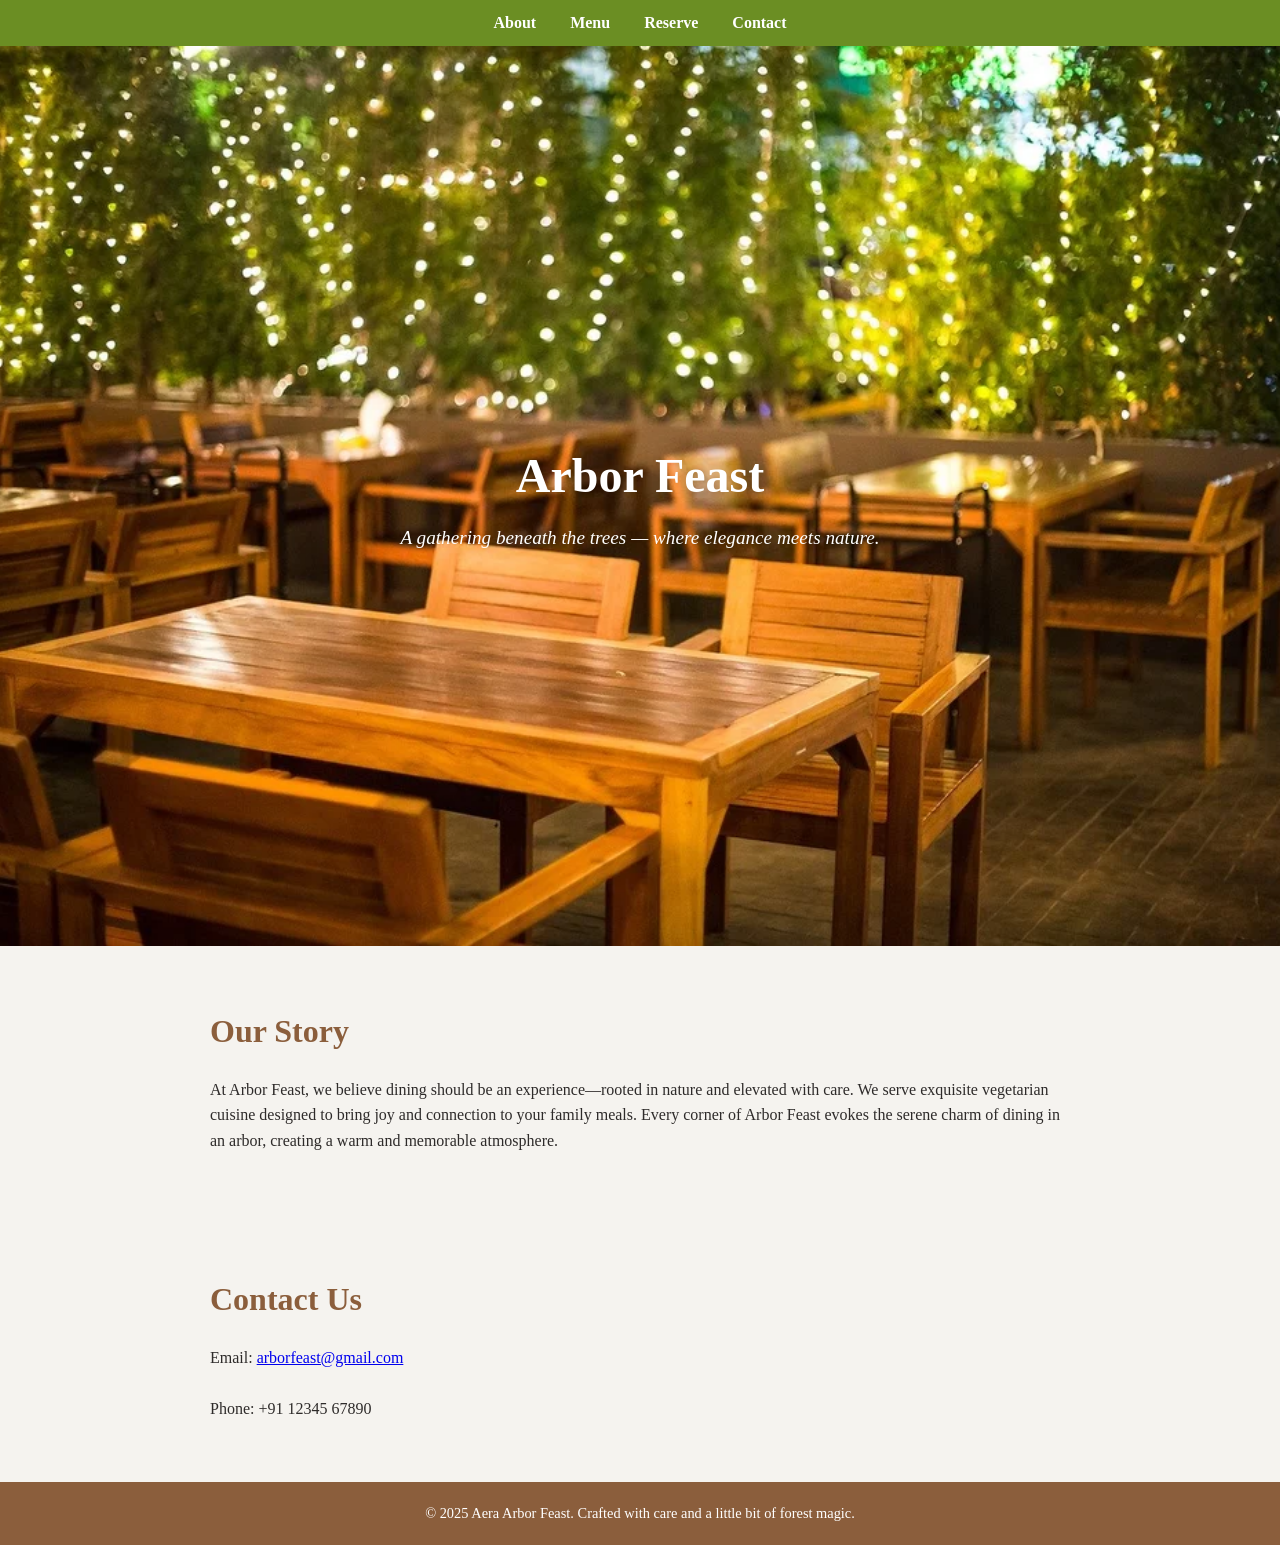
<file: index.html>
<!DOCTYPE html>
<html lang="en">
<head>
  <meta charset="UTF-8" />
  <meta name="viewport" content="width=device-width, initial-scale=1.0"/>
  <title>Arbor Feast</title>
  <link rel="stylesheet" href="style.css">
</head>
<body>
<nav>
  <a href="#about">About</a>
  <a href="menu.html">Menu</a>         
  <a href="reservation.html">Reserve</a> 
  <a href="#contact">Contact</a>
</nav>

<header class="hero-header">
  <h1>Arbor Feast</h1>
  <p>A gathering beneath the trees — where elegance meets nature.</p>
</header>


  <section id="about">
    <h2>Our Story</h2>
    <p>
    At Arbor Feast, we believe dining should be an experience—rooted in nature and elevated with care.
We serve exquisite vegetarian cuisine designed to bring joy and connection to your family meals. 
Every corner of Arbor Feast evokes the serene charm of dining in an arbor, creating a warm and memorable atmosphere.
  </section>

  <section id="contact">
    <h2>Contact Us</h2>
    <p>Email: <a href="mailto:arborfeast@gmail.com">arborfeast@gmail.com</a> </p>
    <p><br>Phone: +91 12345 67890</p>
  </section>

  <footer>
    &copy; 2025 Aera Arbor Feast. Crafted with care and a little bit of forest magic.
  </footer>

  <script src="script.js"></script>
</body>
</html>
</file>
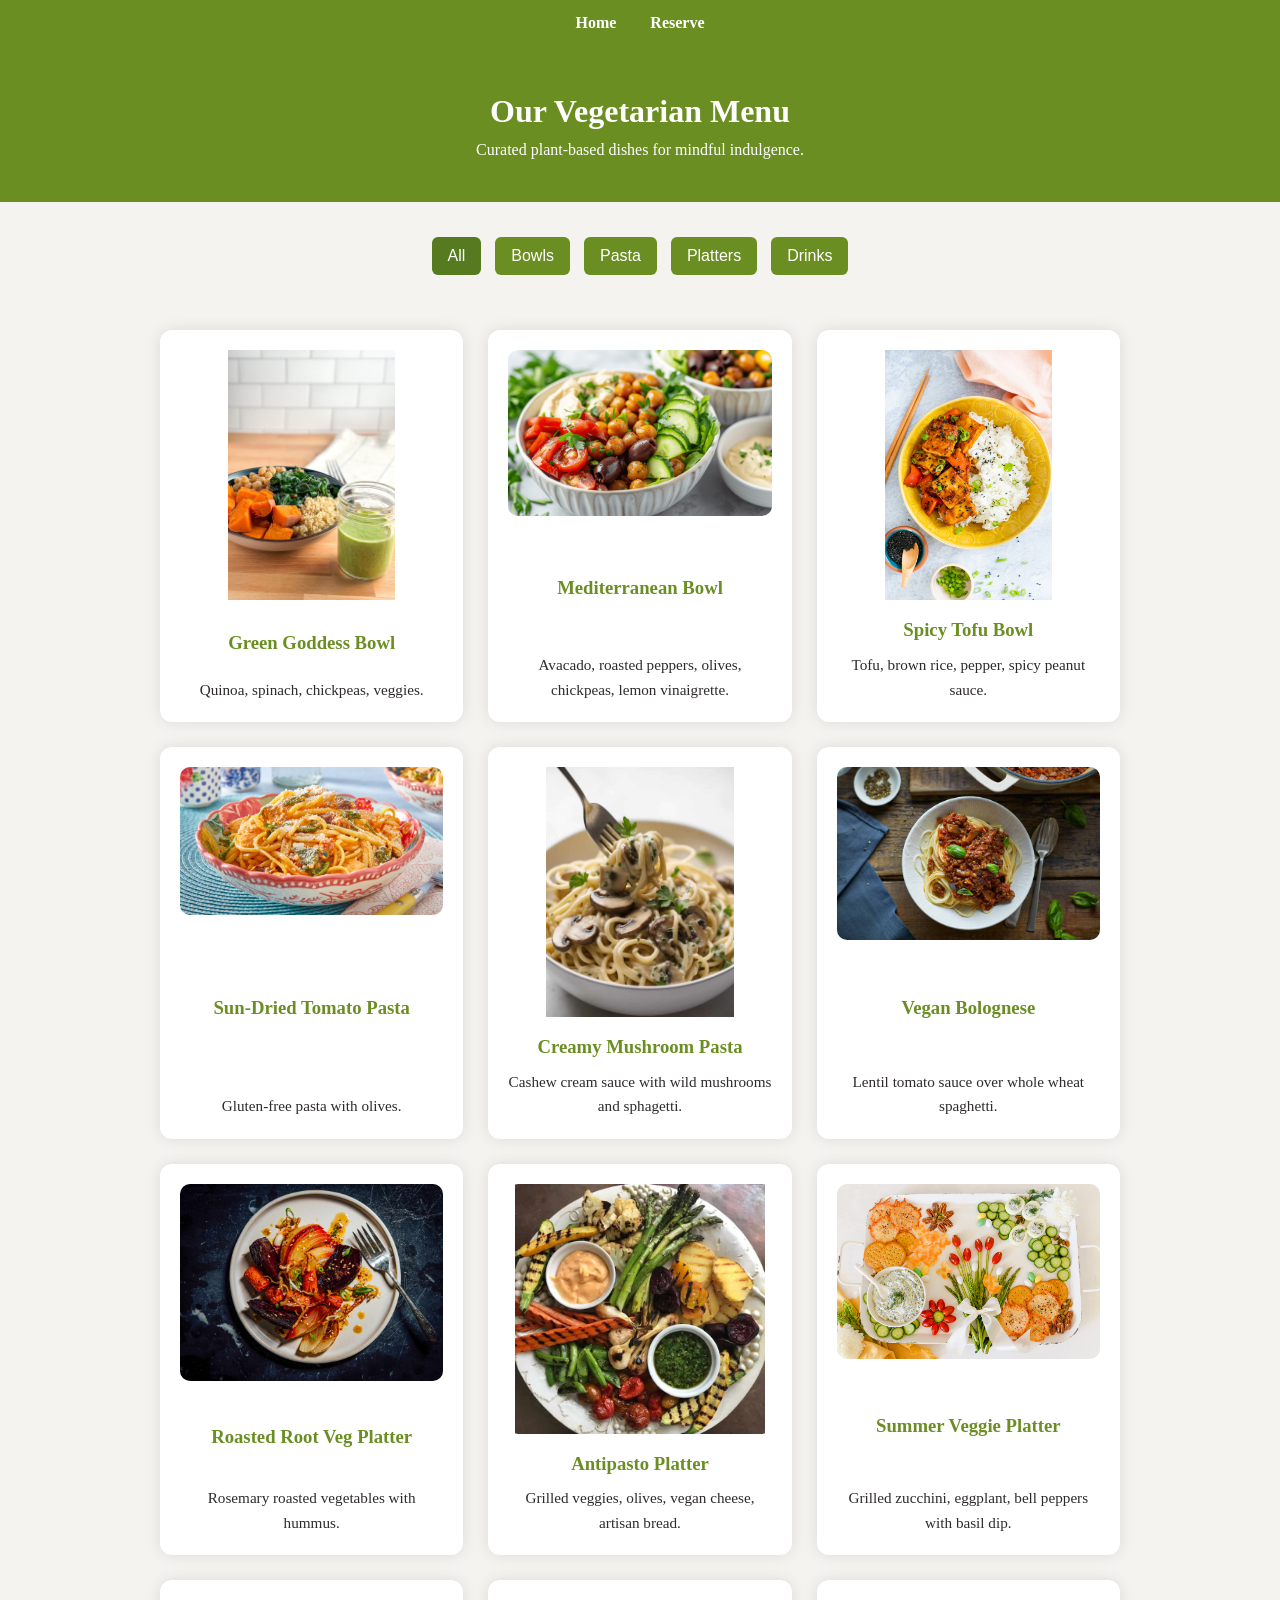
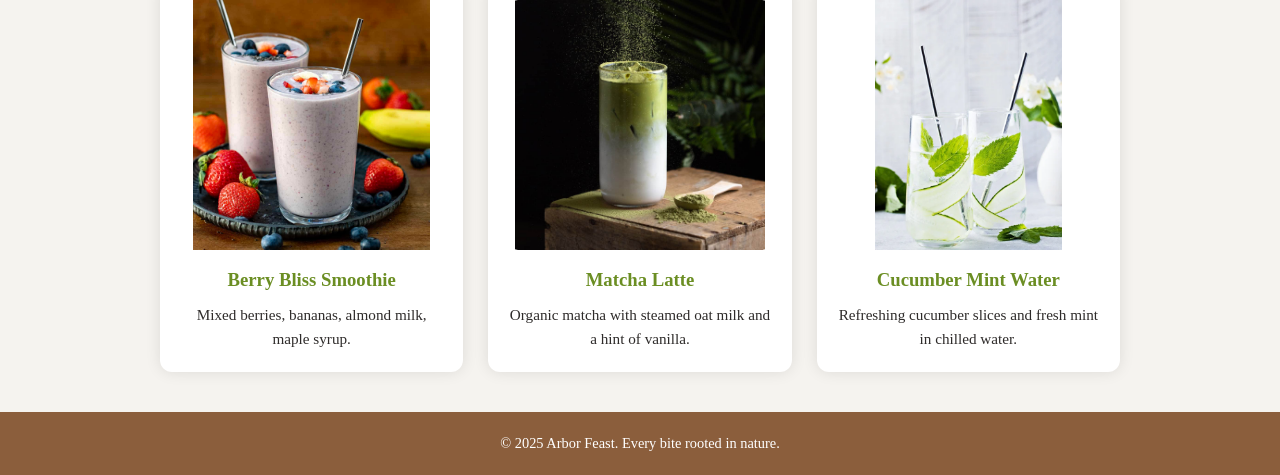
<file: menu.html>
<!DOCTYPE html>
<html lang="en">
<head>
  <meta charset="UTF-8" />
  <meta name="viewport" content="width=device-width, initial-scale=1.0"/>
  <title>Menu | Arbor Feast</title>
  <link rel="stylesheet" href="style.css" />
</head>
<body>

  <nav>
    <a href="index.html">Home</a>
    <a href="reservation.html">Reserve</a>
  </nav>

  <header>
    <h1>Our Vegetarian Menu</h1>
    <p>Curated plant-based dishes for mindful indulgence.</p>
  </header>

  <!-- Filter Controls -->
  <div class="filter-controls">
    <button class="filter-btn active" data-category="all">All</button>
    <button class="filter-btn" data-category="bowls">Bowls</button>
    <button class="filter-btn" data-category="pasta">Pasta</button>
    <button class="filter-btn" data-category="platters">Platters</button>
    <button class="filter-btn" data-category="drinks">Drinks</button>
  </div>

  <section class="menu-grid">
  <!-- Bowls -->
  <div class="menu-card" data-category="bowls">
    <img src="images/green-goddess.jpg" alt="Green Goddess Bowl" />
    <h3>Green Goddess Bowl</h3>
    <p>Quinoa, spinach, chickpeas, veggies.</p>
  </div>
  <div class="menu-card" data-category="bowls">
    <img src="images/mediterranean-bowl.jpg" alt="Mediterranean Bowl" />
    <h3>Mediterranean Bowl</h3>
    <p>Avacado, roasted peppers, olives, chickpeas, lemon vinaigrette.</p>
  </div>
  <div class="menu-card" data-category="bowls">
    <img src="images/spicy-tofu-bowl.jpg" alt="Spicy Tofu Bowl" />
    <h3>Spicy Tofu Bowl</h3>
    <p>Tofu, brown rice, pepper, spicy peanut sauce.</p>
  </div>

  <!-- Pasta -->
  <div class="menu-card" data-category="pasta">
    <img src="images/pasta.jpg" alt="Sun-Dried Tomato Pasta" />
    <h3>Sun-Dried Tomato Pasta</h3>
    <p>Gluten-free pasta with olives.</p>
  </div>
  <div class="menu-card" data-category="pasta">
    <img src="images/creamy-mushroom-pasta.jpg" alt="Creamy Mushroom Pasta" />
    <h3>Creamy Mushroom Pasta</h3>
    <p>Cashew cream sauce with wild mushrooms and sphagetti.</p>
  </div>
  <div class="menu-card" data-category="pasta">
    <img src="images/vegan-bolognese.jpg" alt="Vegan Bolognese" />
    <h3>Vegan Bolognese</h3>
    <p>Lentil tomato sauce over whole wheat spaghetti.</p>
  </div>

  <!-- Platters -->
  <div class="menu-card" data-category="platters">
    <img src="images/root-veg.jpg" alt="Roasted Root Veg Platter" />
    <h3>Roasted Root Veg Platter</h3>
    <p>Rosemary roasted vegetables with hummus.</p>
  </div>
  <div class="menu-card" data-category="platters">
    <img src="images/antipasto-platter.jpg" alt="Antipasto Platter" />
    <h3>Antipasto Platter</h3>
    <p>Grilled veggies, olives, vegan cheese, artisan bread.</p>
  </div>
  <div class="menu-card" data-category="platters">
    <img src="images/summer-veggie-platter.jpg" alt="Summer Veggie Platter" />
    <h3>Summer Veggie Platter</h3>
    <p>Grilled zucchini, eggplant, bell peppers with basil dip.</p>
  </div>

  <!-- Drinks -->
  <div class="menu-card" data-category="drinks">
    <img src="images/berry-bliss.jpg" alt="Berry Bliss Smoothie" />
    <h3>Berry Bliss Smoothie</h3>
    <p>Mixed berries, bananas, almond milk, maple syrup.</p>
  </div>
  <div class="menu-card" data-category="drinks">
    <img src="images/matcha-latte.jpg" alt="Matcha Latte" />
    <h3>Matcha Latte</h3>
    <p>Organic matcha with steamed oat milk and a hint of vanilla.</p>
  </div>
  <div class="menu-card" data-category="drinks">
    <img src="images/cucumber-mint-water.jpg" alt="Cucumber Mint Water" />
    <h3>Cucumber Mint Water</h3>
    <p>Refreshing cucumber slices and fresh mint in chilled water.</p>
  </div>
</section>


  <footer>
    &copy; 2025 Arbor Feast. Every bite rooted in nature.
  </footer>

  <script src="script.js"></script>
</body>
</html>
</file>
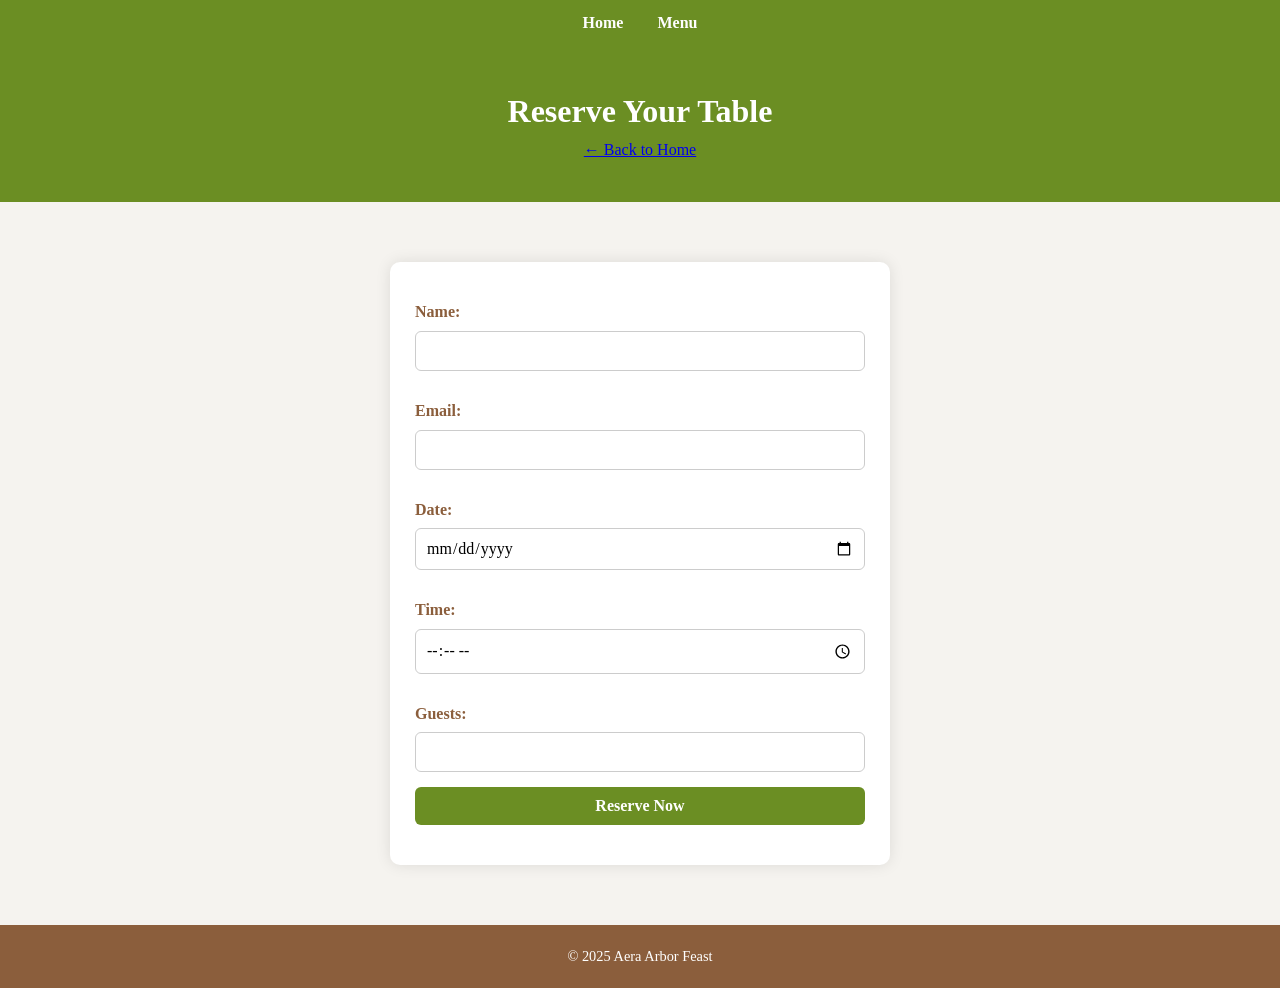
<file: reservation.html>
<!DOCTYPE html>
<html lang="en">
<head>
  <meta charset="UTF-8" />
  <meta name="viewport" content="width=device-width, initial-scale=1.0"/>
  <title>Book a Table | Aera Arbor Feast</title>
  <link rel="stylesheet" href="style.css" />
</head>
<body>
<nav>
  <a href="index.html">Home</a>
  <a href="menu.html">Menu</a>
</nav>

  <header>
    <h1>Reserve Your Table</h1>
    <a href="index.html" class="back-link">← Back to Home</a>
  </header>

  <main>
    <section>
      <form id="booking-form">
        <label for="name">Name:</label>
        <input type="text" id="name" name="name" required>

        <label for="email">Email:</label>
        <input type="email" id="email" name="email" required>

        <label for="date">Date:</label>
        <input type="date" id="date" name="date" required>

        <label for="time">Time:</label>
        <input type="time" id="time" name="time" required>

        <label for="guests">Guests:</label>
        <input type="number" id="guests" name="guests" min="1" required>

        <button type="submit">Reserve Now</button>
      </form>

      <!-- Confirmation message -->
      <p id="confirmation-message" style="display: none; color: green; margin-top: 20px; font-weight: bold;">
        Thank you! Your table has been reserved.
      </p>
    </section>
  </main>

  <footer>
    &copy; 2025 Aera Arbor Feast
  </footer>

  <script>
    const form = document.getElementById('booking-form');
    const message = document.getElementById('confirmation-message');

    form.addEventListener('submit', function (e) {
      e.preventDefault();
      message.style.display = 'block';
      form.reset();
    });
  </script>

</body>
</html>
</file>
<file: style.css>
* {
  margin: 0;
  padding: 0;
  box-sizing: border-box;
}

body {
  font-family: 'Georgia', serif;
  background-color: #f5f3ef;
  color: #2e2b2a;
  line-height: 1.6;
}

:root {
  --leaf-green: #6b8e23;
  --soft-bark: #8b5e3c;
  --cream: #f5f3ef;
  --shadow: rgba(0, 0, 0, 0.1);
}

nav {
  background: var(--leaf-green);
  padding: 10px 20px;
  text-align: center;
}

nav a {
  color: white;
  text-decoration: none;
  margin: 0 15px;
  font-weight: bold;
}

/* Hero Header (Home Page Only) */
.hero-header {
  background: url('images/forest.jpg') center/cover no-repeat;
  height: 100vh;
  display: flex;
  flex-direction: column;
  align-items: center;
  justify-content: center;
  text-align: center;
  color: white;
  padding: 20px;
}

.hero-header h1 {
  font-size: 3rem;
  margin-bottom: 0.5rem;
  text-shadow: 2px 2px 4px var(--shadow);
}

.hero-header p {
  font-size: 1.2rem;
  font-style: italic;
  max-width: 600px;
  text-shadow: 1px 1px 2px var(--shadow);
}

/* Generic Header (Other Pages) */
header {
  padding: 40px 20px;
  text-align: center;
  background-color: var(--leaf-green);
  color: white;
}

header h1 {
  font-size: 2rem;
}

/* Section */
section {
  padding: 60px 20px;
  max-width: 900px;
  margin: auto;
}

section h2 {
  color: var(--soft-bark);
  margin-bottom: 20px;
  font-size: 2rem;
}

/* Menu Section (on homepage) */
#menu {
  padding: 40px 20px;
  background-color: #f5f5f5;
  text-align: center;
}

.menu-list {
  display: grid;
  gap: 20px;
  max-width: 800px;
  margin: 0 auto;
}

.menu-item {
  background: #ffffff;
  padding: 20px;
  border-radius: 12px;
  box-shadow: 0 0 12px rgba(0, 0, 0, 0.05);
}

.menu-item h3 {
  margin-bottom: 8px;
  color: #4caf50;
}

.menu-grid {
  display: grid;
  grid-template-columns: repeat(auto-fit, minmax(250px, 1fr));
  gap: 25px;
  padding: 40px 20px;
  max-width: 1000px;
  margin: auto;
}

.menu-card {
  background: #fff;
  border-radius: 12px;
  box-shadow: 0 0 15px var(--shadow);
  padding: 20px;
  text-align: center;
  transition: transform 0.3s ease;
  display: flex;
  flex-direction: column;
  justify-content: space-between;
  height: 100%;
}

.menu-card:hover {
  transform: translateY(-5px);
}

.menu-card img {
  width: 100%;
  height: auto;
  max-height: 250px;
  object-fit: contain;
  border-radius: 10px;
}

.menu-card h3 {
  margin-top: 15px;
  color: var(--leaf-green);
}

.menu-card p {
  font-size: 0.95rem;
  margin-top: 8px;
}

.filter-controls {
  text-align: center;
  margin: 30px auto 10px;
}

.filter-controls button {
  background: var(--leaf-green);
  color: white;
  border: none;
  padding: 10px 16px;
  margin: 5px;
  border-radius: 6px;
  cursor: pointer;
  font-size: 1rem;
  transition: background 0.3s ease;
}

.filter-controls button:hover,
.filter-controls button.active {
  background: #557a1f;
}

#reservation {
  background-color: var(--cream);
  text-align: center;
}

#booking-form {
  max-width: 500px;
  margin: 0 auto;
  text-align: left;
  background: #fff;
  padding: 25px;
  border-radius: 10px;
  box-shadow: 0 0 15px var(--shadow);
}

#booking-form label {
  display: block;
  margin: 12px 0 6px;
  font-weight: bold;
  color: var(--soft-bark);
}

#booking-form input,
#booking-form button {
  width: 100%;
  padding: 10px;
  margin-bottom: 15px;
  border: 1px solid #ccc;
  border-radius: 6px;
  font-size: 1em;
  font-family: 'Georgia', serif;
}

#booking-form input:focus {
  border-color: var(--leaf-green);
  outline: none;
}

#booking-form button {
  background-color: var(--leaf-green);
  color: white;
  font-weight: bold;
  border: none;
  cursor: pointer;
  transition: background-color 0.3s ease;
}

#booking-form button:hover {
  background-color: #557a1f;
}

#confirmation-message {
  font-size: 1.1em;
  margin-top: 15px;
  color: green;
  font-weight: bold;
}

/* Footer */
footer {
  background: var(--soft-bark);
  color: white;
  text-align: center;
  padding: 20px;
  font-size: 0.9rem;
}

html {
  scroll-behavior: smooth;
}

@media (max-width: 600px) {
  .hero-header h1 {
    font-size: 2rem;
  }

  nav a {
    display: block;
    margin: 10px 0;
  }
}
</file>
